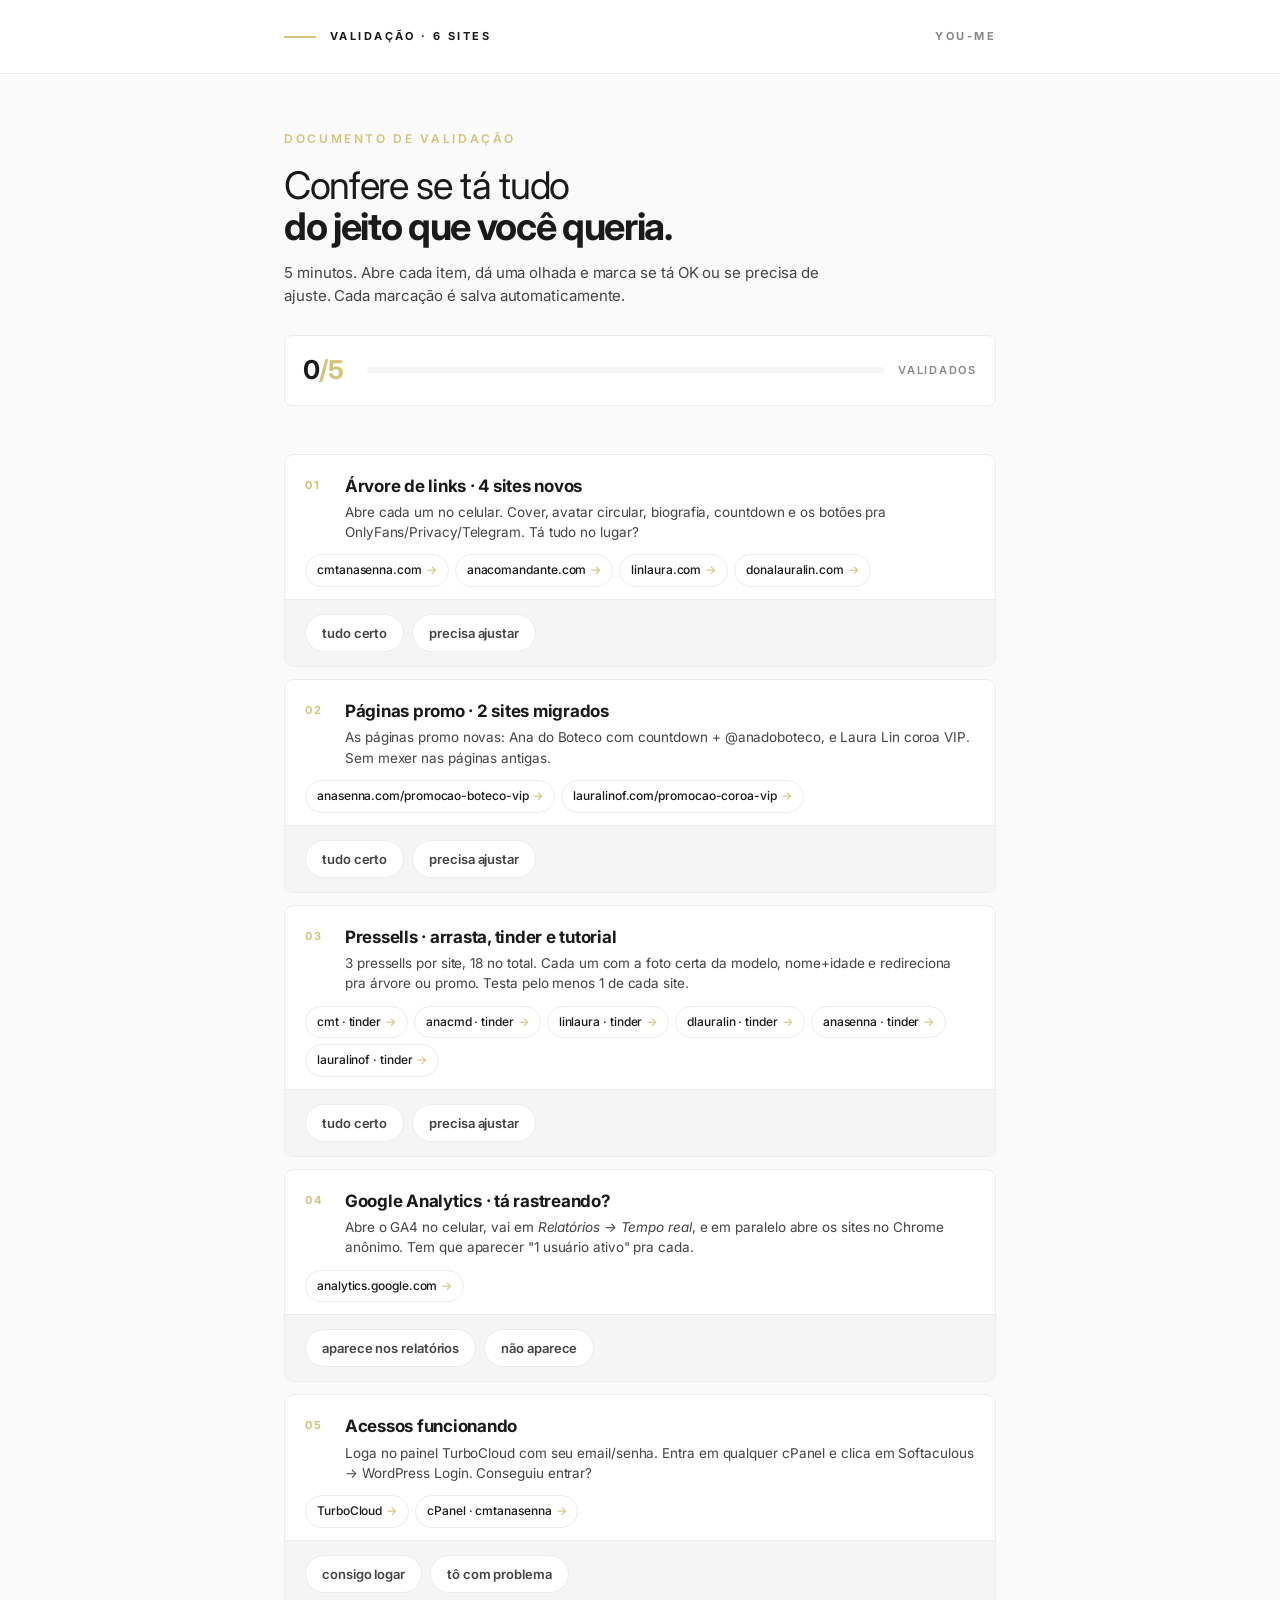
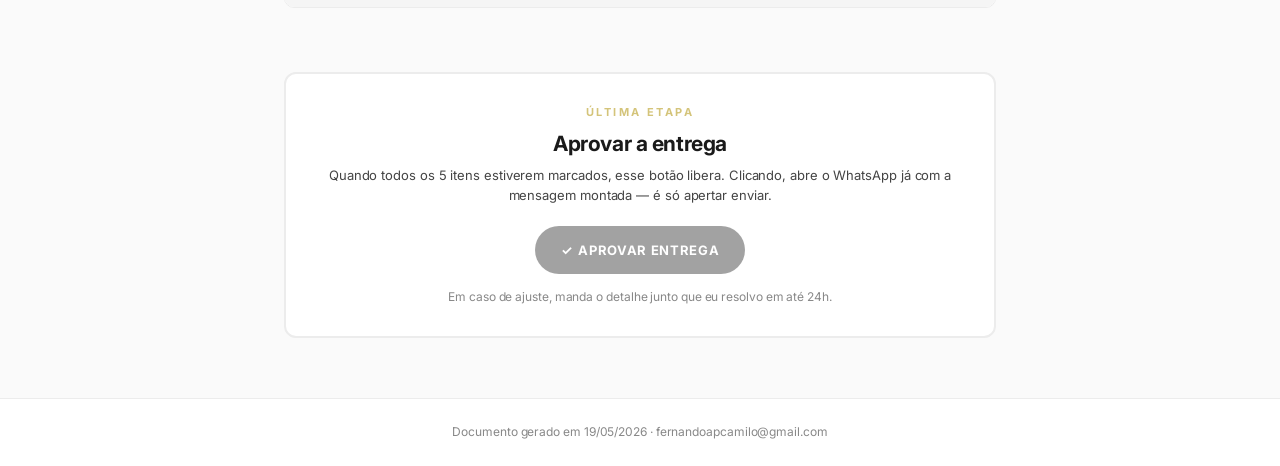
<file: index.html>
<!DOCTYPE html>
<html lang="pt-BR">
<head>
<meta charset="UTF-8">
<meta name="viewport" content="width=device-width, initial-scale=1">
<meta name="robots" content="noindex, nofollow">
<title>Validação · YOU-ME 6 sites</title>
<link rel="preconnect" href="https://fonts.googleapis.com">
<link rel="preconnect" href="https://fonts.gstatic.com" crossorigin>
<link href="https://fonts.googleapis.com/css2?family=Inter:wght@400;500;600;700&family=JetBrains+Mono:wght@400;500&display=swap" rel="stylesheet">
<style>
  * { box-sizing: border-box; margin: 0; padding: 0; }
  :root {
    --ink: #1a1a1a;
    --ink-2: #444;
    --mute: #888;
    --rule: #ececec;
    --rule-2: #f5f5f5;
    --gold: #d4c47a;
    --gold-bg: #fbf8ec;
    --green: #2a8736;
    --green-bg: #e8f3ea;
    --red: #c4271e;
  }
  body {
    font-family: 'Inter', -apple-system, BlinkMacSystemFont, sans-serif;
    color: var(--ink);
    background: #fafafa;
    line-height: 1.55;
    -webkit-font-smoothing: antialiased;
    letter-spacing: -0.005em;
  }
  .container { max-width: 760px; margin: 0 auto; padding: 0 24px; }

  header {
    background: #fff;
    border-bottom: 1px solid var(--rule);
    padding: 28px 0;
  }
  .header-row {
    display: flex; justify-content: space-between; align-items: center;
    font-size: 11px; font-weight: 700;
    letter-spacing: 0.22em; text-transform: uppercase;
  }
  .header-eyebrow { display: flex; align-items: center; color: var(--ink); }
  .header-eyebrow::before {
    content: ""; width: 32px; height: 2px;
    background: var(--gold); margin-right: 14px;
  }
  .header-date { color: var(--mute); }

  .hero { padding: 56px 0 20px; }
  .hero-kicker {
    font-size: 12px; font-weight: 600;
    letter-spacing: 0.22em; color: var(--gold);
    text-transform: uppercase; margin-bottom: 16px;
  }
  .hero h1 {
    font-size: 38px; font-weight: 400;
    line-height: 1.08; letter-spacing: -0.035em;
    margin-bottom: 14px;
  }
  .hero h1 strong { font-weight: 700; }
  .hero p {
    font-size: 15px; color: var(--ink-2);
    line-height: 1.55; max-width: 540px;
  }
  .progress {
    margin: 28px 0 0;
    padding: 14px 18px;
    background: #fff;
    border: 1px solid var(--rule);
    border-radius: 8px;
    display: flex; align-items: center; gap: 14px;
  }
  .progress-num {
    font-size: 26px; font-weight: 700;
    color: var(--gold); letter-spacing: -0.03em;
    min-width: 50px;
  }
  .progress-num strong { color: var(--ink); }
  .progress-label {
    font-size: 11px; color: var(--mute);
    text-transform: uppercase; letter-spacing: 0.16em; font-weight: 600;
    white-space: nowrap;
  }
  .progress-bar {
    flex: 1; height: 6px;
    background: var(--rule-2); border-radius: 3px;
    overflow: hidden;
  }
  .progress-fill {
    height: 100%; background: var(--green);
    width: 0%; transition: width 0.3s ease;
  }

  .items { padding: 28px 0 24px; }
  .item {
    background: #fff;
    border: 1px solid var(--rule);
    border-radius: 10px;
    margin-bottom: 12px;
    overflow: hidden;
    transition: border-color 0.2s;
  }
  .item.done { border-color: var(--green); }
  .item.issue { border-color: var(--red); }
  .item-head {
    padding: 18px 20px 12px;
    display: flex; align-items: flex-start; gap: 14px;
  }
  .item-num {
    font-size: 11px; font-weight: 700;
    color: var(--gold);
    letter-spacing: 0.16em; text-transform: uppercase;
    min-width: 26px; padding-top: 4px;
  }
  .item-meta { flex: 1; }
  .item-title {
    font-size: 17px; font-weight: 700;
    letter-spacing: -0.015em; margin-bottom: 3px;
  }
  .item-desc {
    font-size: 13.5px; color: var(--ink-2);
    line-height: 1.5;
  }
  .item-links {
    padding: 0 20px 12px;
    display: flex; flex-wrap: wrap; gap: 6px;
  }
  .link-chip {
    display: inline-flex; align-items: center;
    padding: 6px 11px;
    border: 1px solid var(--rule); border-radius: 100px;
    font-size: 12px; color: var(--ink);
    text-decoration: none; transition: all 0.15s;
    font-weight: 500;
  }
  .link-chip:hover { border-color: var(--gold); background: var(--gold-bg); }
  .link-chip::after { content: " →"; color: var(--gold); margin-left: 4px; }

  .item-actions {
    border-top: 1px solid var(--rule);
    background: var(--rule-2);
    padding: 14px 20px;
    display: flex; gap: 8px; flex-wrap: wrap; align-items: center;
  }
  .choice {
    display: inline-flex; align-items: center;
    padding: 8px 16px; border-radius: 100px;
    font-size: 13px; font-weight: 600;
    cursor: pointer; transition: all 0.15s;
    background: #fff; border: 1px solid var(--rule);
    color: var(--ink-2); user-select: none;
  }
  .choice input { display: none; }
  .choice:hover { border-color: var(--mute); }
  .choice.ok-choice.selected {
    background: var(--green); border-color: var(--green); color: #fff;
  }
  .choice.issue-choice.selected {
    background: var(--red); border-color: var(--red); color: #fff;
  }
  .item-feedback {
    width: 100%; margin-top: 8px;
    padding: 10px 12px;
    border: 1px solid var(--rule); border-radius: 6px;
    font-family: inherit; font-size: 13px;
    resize: vertical; min-height: 60px;
    display: none; background: #fff;
  }
  .item.issue .item-feedback { display: block; }
  .sync-indicator {
    margin-left: auto;
    font-size: 11px; color: var(--mute);
    font-weight: 500;
    opacity: 0; transition: opacity 0.2s;
  }
  .sync-indicator.show { opacity: 1; }
  .sync-indicator.ok { color: var(--green); }

  .approve-section {
    background: #fff;
    border: 2px solid var(--rule);
    border-radius: 12px;
    padding: 30px 22px;
    margin: 28px 0 60px;
    text-align: center;
    transition: border-color 0.2s, background 0.2s;
  }
  .approve-section.ready {
    border-color: var(--green);
    background: var(--green-bg);
  }
  .approve-eyebrow {
    font-size: 11px; font-weight: 700;
    letter-spacing: 0.22em; color: var(--gold);
    text-transform: uppercase; margin-bottom: 10px;
  }
  .approve-title {
    font-size: 21px; font-weight: 700;
    letter-spacing: -0.02em; margin-bottom: 8px;
    line-height: 1.25;
  }
  .approve-sub {
    font-size: 13px; color: var(--ink-2);
    margin-bottom: 20px;
  }
  .approve-btn {
    display: inline-flex; align-items: center; justify-content: center;
    padding: 14px 26px;
    background: var(--ink); color: #fff;
    border: none; border-radius: 100px;
    font-family: inherit; font-size: 13px;
    font-weight: 700; letter-spacing: 0.05em;
    text-transform: uppercase; cursor: pointer;
    text-decoration: none; transition: all 0.2s;
    opacity: 0.4; pointer-events: none;
  }
  .approve-btn.ready {
    background: var(--green); opacity: 1; pointer-events: auto;
  }
  .approve-btn.ready:hover {
    background: #1f6628; transform: translateY(-1px);
  }
  .approve-btn::before { content: "✓ "; margin-right: 6px; }
  .approve-help {
    font-size: 12px; color: var(--mute); margin-top: 14px;
  }

  footer {
    border-top: 1px solid var(--rule);
    background: #fff;
    padding: 24px 0;
    text-align: center;
    font-size: 12px; color: var(--mute);
  }
  code {
    font-family: 'JetBrains Mono', monospace;
    font-size: 12px;
    background: var(--rule-2);
    padding: 1px 6px;
    border-radius: 3px;
    color: var(--ink);
  }
  @media (max-width: 600px) {
    .hero { padding: 36px 0 14px; }
    .hero h1 { font-size: 30px; }
    .item-head { padding: 16px 16px 10px; gap: 10px; }
    .item-title { font-size: 15px; }
    .item-links, .item-actions { padding-left: 16px; padding-right: 16px; }
    .approve-section { padding: 22px 16px; }
  }
</style>
</head>
<body>

<header>
  <div class="container header-row">
    <span class="header-eyebrow">Validação · 6 sites</span>
    <span class="header-date">YOU-ME</span>
  </div>
</header>

<main class="container">

  <section class="hero">
    <div class="hero-kicker">Documento de validação</div>
    <h1>Confere se tá tudo<br><strong>do jeito que você queria.</strong></h1>
    <p>5 minutos. Abre cada item, dá uma olhada e marca se tá OK ou se precisa de ajuste. Cada marcação é salva automaticamente.</p>

    <div class="progress">
      <div class="progress-num"><strong id="pdone">0</strong>/5</div>
      <div class="progress-bar"><div class="progress-fill" id="pfill"></div></div>
      <div class="progress-label">validados</div>
    </div>
  </section>

  <section class="items" id="items">

    <div class="item" data-id="1">
      <div class="item-head">
        <div class="item-num">01</div>
        <div class="item-meta">
          <div class="item-title">Árvore de links · 4 sites novos</div>
          <div class="item-desc">Abre cada um no celular. Cover, avatar circular, biografia, countdown e os botões pra OnlyFans/Privacy/Telegram. Tá tudo no lugar?</div>
        </div>
      </div>
      <div class="item-links">
        <a class="link-chip" href="https://cmtanasenna.com/" target="_blank">cmtanasenna.com</a>
        <a class="link-chip" href="https://anacomandante.com/" target="_blank">anacomandante.com</a>
        <a class="link-chip" href="https://linlaura.com/" target="_blank">linlaura.com</a>
        <a class="link-chip" href="https://donalauralin.com/" target="_blank">donalauralin.com</a>
      </div>
      <div class="item-actions">
        <label class="choice ok-choice"><input type="radio" name="r1" value="ok">tudo certo</label>
        <label class="choice issue-choice"><input type="radio" name="r1" value="issue">precisa ajustar</label>
        <span class="sync-indicator" data-id="1"></span>
        <textarea class="item-feedback" placeholder="O que precisa ajustar?"></textarea>
      </div>
    </div>

    <div class="item" data-id="2">
      <div class="item-head">
        <div class="item-num">02</div>
        <div class="item-meta">
          <div class="item-title">Páginas promo · 2 sites migrados</div>
          <div class="item-desc">As páginas promo novas: Ana do Boteco com countdown + @anadoboteco, e Laura Lin coroa VIP. Sem mexer nas páginas antigas.</div>
        </div>
      </div>
      <div class="item-links">
        <a class="link-chip" href="https://anasenna.com/promocao-boteco-vip/" target="_blank">anasenna.com/promocao-boteco-vip</a>
        <a class="link-chip" href="https://lauralinof.com/promocao-coroa-vip/" target="_blank">lauralinof.com/promocao-coroa-vip</a>
      </div>
      <div class="item-actions">
        <label class="choice ok-choice"><input type="radio" name="r2" value="ok">tudo certo</label>
        <label class="choice issue-choice"><input type="radio" name="r2" value="issue">precisa ajustar</label>
        <span class="sync-indicator" data-id="2"></span>
        <textarea class="item-feedback" placeholder="O que precisa ajustar?"></textarea>
      </div>
    </div>

    <div class="item" data-id="3">
      <div class="item-head">
        <div class="item-num">03</div>
        <div class="item-meta">
          <div class="item-title">Pressells · arrasta, tinder e tutorial</div>
          <div class="item-desc">3 pressells por site, 18 no total. Cada um com a foto certa da modelo, nome+idade e redireciona pra árvore ou promo. Testa pelo menos 1 de cada site.</div>
        </div>
      </div>
      <div class="item-links">
        <a class="link-chip" href="https://cmtanasenna.com/pressell-tinder/" target="_blank">cmt · tinder</a>
        <a class="link-chip" href="https://anacomandante.com/pressell-tinder/" target="_blank">anacmd · tinder</a>
        <a class="link-chip" href="https://linlaura.com/pressell-tinder/" target="_blank">linlaura · tinder</a>
        <a class="link-chip" href="https://donalauralin.com/pressell-tinder/" target="_blank">dlauralin · tinder</a>
        <a class="link-chip" href="https://anasenna.com/pressell-tinder/" target="_blank">anasenna · tinder</a>
        <a class="link-chip" href="https://lauralinof.com/pressell-tinder/" target="_blank">lauralinof · tinder</a>
      </div>
      <div class="item-actions">
        <label class="choice ok-choice"><input type="radio" name="r3" value="ok">tudo certo</label>
        <label class="choice issue-choice"><input type="radio" name="r3" value="issue">precisa ajustar</label>
        <span class="sync-indicator" data-id="3"></span>
        <textarea class="item-feedback" placeholder="Qual site / qual ajuste?"></textarea>
      </div>
    </div>

    <div class="item" data-id="4">
      <div class="item-head">
        <div class="item-num">04</div>
        <div class="item-meta">
          <div class="item-title">Google Analytics · tá rastreando?</div>
          <div class="item-desc">Abre o GA4 no celular, vai em <em>Relatórios → Tempo real</em>, e em paralelo abre os sites no Chrome anônimo. Tem que aparecer "1 usuário ativo" pra cada.</div>
        </div>
      </div>
      <div class="item-links">
        <a class="link-chip" href="https://analytics.google.com/analytics/web/" target="_blank">analytics.google.com</a>
      </div>
      <div class="item-actions">
        <label class="choice ok-choice"><input type="radio" name="r4" value="ok">aparece nos relatórios</label>
        <label class="choice issue-choice"><input type="radio" name="r4" value="issue">não aparece</label>
        <span class="sync-indicator" data-id="4"></span>
        <textarea class="item-feedback" placeholder="Qual site não tá aparecendo?"></textarea>
      </div>
    </div>

    <div class="item" data-id="5">
      <div class="item-head">
        <div class="item-num">05</div>
        <div class="item-meta">
          <div class="item-title">Acessos funcionando</div>
          <div class="item-desc">Loga no painel TurboCloud com seu email/senha. Entra em qualquer cPanel e clica em Softaculous → WordPress Login. Conseguiu entrar?</div>
        </div>
      </div>
      <div class="item-links">
        <a class="link-chip" href="https://app.turbocloud.com.br/store/" target="_blank">TurboCloud</a>
        <a class="link-chip" href="https://cmtanasenna.com:2083/" target="_blank">cPanel · cmtanasenna</a>
      </div>
      <div class="item-actions">
        <label class="choice ok-choice"><input type="radio" name="r5" value="ok">consigo logar</label>
        <label class="choice issue-choice"><input type="radio" name="r5" value="issue">tô com problema</label>
        <span class="sync-indicator" data-id="5"></span>
        <textarea class="item-feedback" placeholder="Qual acesso não funciona?"></textarea>
      </div>
    </div>

  </section>

  <section class="approve-section" id="approveSection">
    <div class="approve-eyebrow">Última etapa</div>
    <div class="approve-title">Aprovar a entrega</div>
    <div class="approve-sub">Quando todos os 5 itens estiverem marcados, esse botão libera. Clicando, abre o WhatsApp já com a mensagem montada — é só apertar enviar.</div>
    <a class="approve-btn" id="approveBtn" href="#">Aprovar entrega</a>
    <div class="approve-help">Em caso de ajuste, manda o detalhe junto que eu resolvo em até 24h.</div>
  </section>

</main>

<footer>
  Documento gerado em 19/05/2026 · fernandoapcamilo@gmail.com
</footer>

<script>
  const TOTAL = 5;
  const WHATSAPP_NUM = '5511958878882';
  const WEBHOOK = 'https://script.google.com/macros/s/AKfycbxtTgWVns0oJ2i3X6bHaKB2RpO7_le07agiye0A0SClplUOUGHnfWiYsDDJg5nqYgku/exec';
  const STORAGE_KEY = 'youme-validacao-v1';

  function loadState() {
    try { return JSON.parse(localStorage.getItem(STORAGE_KEY)) || {}; }
    catch(e){ return {}; }
  }
  function saveState(s) {
    try { localStorage.setItem(STORAGE_KEY, JSON.stringify(s)); } catch(e){}
  }

  function showSync(id, status) {
    const ind = document.querySelector(`.sync-indicator[data-id="${id}"]`);
    if (!ind) return;
    ind.className = 'sync-indicator show ' + (status === 'sent' ? 'ok' : '');
    ind.textContent = status === 'sending' ? 'enviando...' : status === 'sent' ? '✓ enviado' : status === 'err' ? '⚠ erro' : '';
    if (status === 'sent') {
      setTimeout(() => ind.classList.remove('show'), 2000);
    }
  }

  async function sendItem(id, status, comentario, isFinal=false) {
    if (!isFinal) showSync(id, 'sending');
    const payload = {
      item: isFinal ? 'APPROVE' : String(id),
      status: status,
      comentario: comentario || '',
      user_agent: navigator.userAgent.substring(0, 200)
    };
    try {
      await fetch(WEBHOOK, {
        method: 'POST',
        mode: 'no-cors',
        body: JSON.stringify(payload)
      });
      if (!isFinal) showSync(id, 'sent');
    } catch(e) {
      if (!isFinal) showSync(id, 'err');
    }
  }

  // Debounce per item
  const debouncers = {};
  function debouncedSend(id, status, comentario) {
    clearTimeout(debouncers[id]);
    debouncers[id] = setTimeout(() => sendItem(id, status, comentario), 800);
  }

  function update(skipSend=false) {
    let done = 0;
    let issues = [];
    const state = loadState();
    for (let i = 1; i <= TOTAL; i++) {
      const item = document.querySelector(`.item[data-id="${i}"]`);
      const radio = item.querySelector(`input[name="r${i}"]:checked`);
      const fb = item.querySelector('.item-feedback').value;
      const choices = item.querySelectorAll('.choice');
      choices.forEach(c => c.classList.remove('selected'));
      item.classList.remove('done', 'issue');
      if (radio) {
        done++;
        const newStatus = radio.value;
        if (newStatus === 'ok') {
          item.classList.add('done');
          item.querySelector('.ok-choice').classList.add('selected');
        } else {
          item.classList.add('issue');
          item.querySelector('.issue-choice').classList.add('selected');
          issues.push({i, fb});
        }
        const prev = state['r'+i];
        if (!skipSend && (!prev || prev.status !== newStatus || prev.fb !== fb)) {
          debouncedSend(i, newStatus, fb);
        }
        state['r'+i] = {status: newStatus, fb};
      }
    }
    saveState(state);
    document.getElementById('pdone').textContent = done;
    document.getElementById('pfill').style.width = (done / TOTAL * 100) + '%';

    const btn = document.getElementById('approveBtn');
    const section = document.getElementById('approveSection');
    if (done === TOTAL) {
      btn.classList.add('ready');
      section.classList.add('ready');
      const titles = ['Árvore links 4 novos','Páginas promo 2 migrados','Pressells','Google Analytics','Acessos'];
      let msg = 'Validação YOU-ME · 6 sites\n\n';
      for (let i = 1; i <= TOTAL; i++) {
        const item = document.querySelector(`.item[data-id="${i}"]`);
        const radio = item.querySelector(`input[name="r${i}"]:checked`);
        const fb = item.querySelector('.item-feedback').value.trim();
        const icon = radio.value === 'ok' ? '✅' : '⚠️';
        const detail = radio.value === 'issue' && fb ? ` — ${fb}` : '';
        msg += `${icon} ${i.toString().padStart(2,'0')}. ${titles[i-1]}${detail}\n`;
      }
      if (issues.length === 0) {
        msg += '\nTá tudo certo. Pode emitir a NF #2.';
      } else {
        msg += `\nPrecisa ajustar os ${issues.length} item(s) acima.`;
      }
      btn.href = `https://wa.me/${WHATSAPP_NUM}?text=${encodeURIComponent(msg)}`;
      btn.textContent = issues.length === 0 ? 'Aprovar entrega' : `Enviar feedback (${issues.length} ajuste${issues.length>1?'s':''})`;
      btn.onclick = function() {
        sendItem('APPROVE', issues.length === 0 ? 'approved' : 'approved_with_issues', msg, true);
      };
    } else {
      btn.classList.remove('ready');
      section.classList.remove('ready');
      btn.href = '#';
    }
  }

  // Restore from localStorage
  function restore() {
    const state = loadState();
    for (let i = 1; i <= TOTAL; i++) {
      const data = state['r'+i];
      if (!data) continue;
      const radio = document.querySelector(`input[name="r${i}"][value="${data.status}"]`);
      if (radio) radio.checked = true;
      const fb = document.querySelector(`.item[data-id="${i}"] .item-feedback`);
      if (fb && data.fb) fb.value = data.fb;
    }
    update(true);
  }

  document.querySelectorAll('input[type=radio]').forEach(r => r.addEventListener('change', () => update()));
  document.querySelectorAll('textarea').forEach(t => t.addEventListener('input', () => update()));
  restore();
</script>
</body>
</html>
</file>
